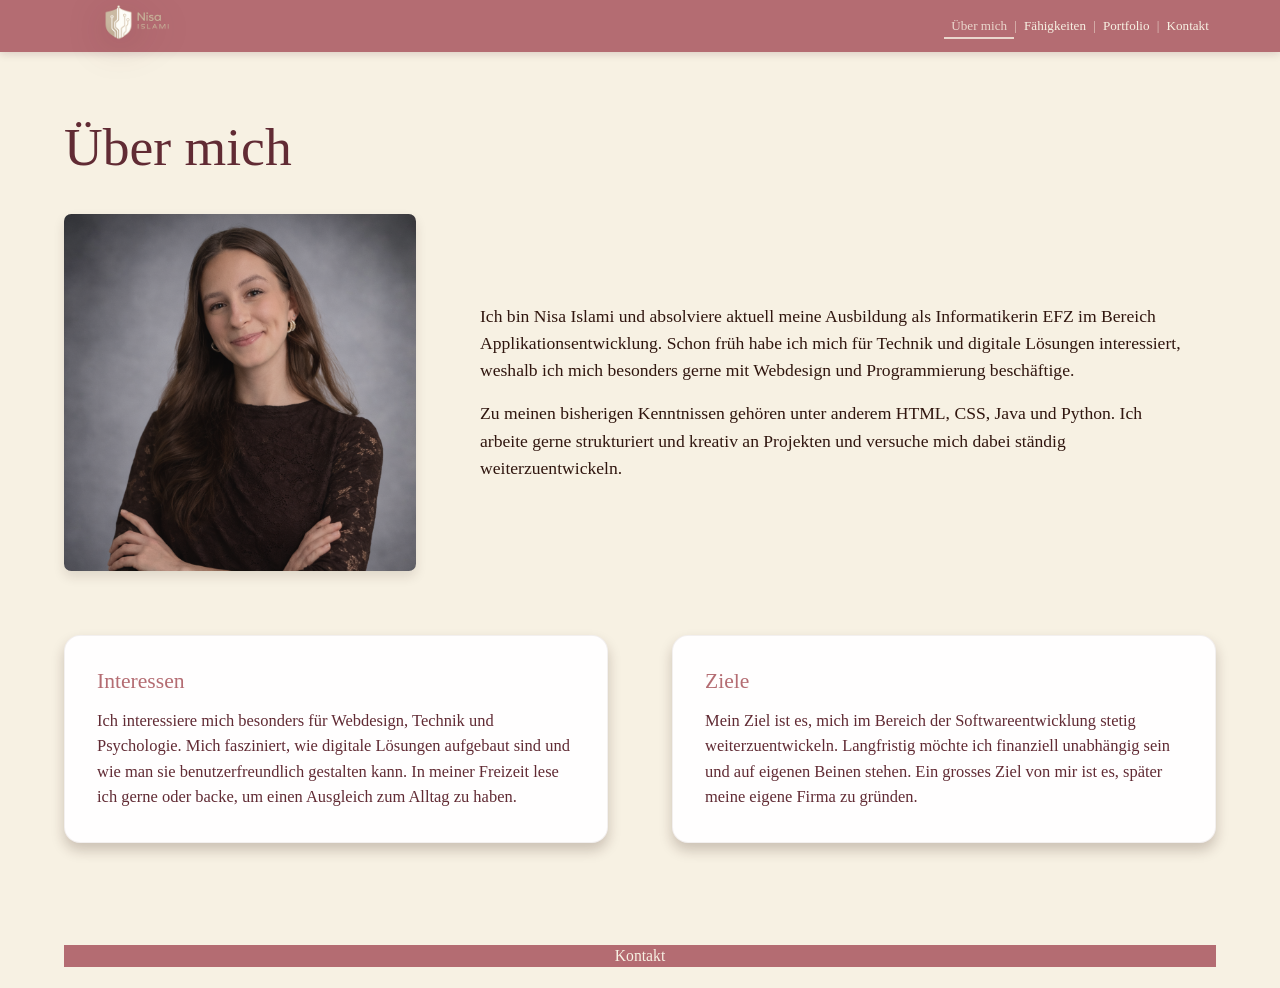
<file: index.html>
<!DOCTYPE html>
<html lang="de">
<head>
  <meta charset="UTF-8">
  <meta name="viewport" content="width=device-width, initial-scale=1.0">
  <meta name="description" content="Portfolio von Nisa Islami - Über mich">
  <title>Über mich | Nisa Islami</title>
  <link rel="stylesheet" href="css/style.css">
</head>
<body>
  <!-- Fixe Hauptnavigation mit CSS-only Burger-Menü -->
  <header class="site-header">
    <nav class="navbar" aria-label="Hauptnavigation">
      <a class="brand" href="index.html" aria-label="Zur Startseite">
        <img class="brand-logo" src="images/logo.png" alt="Nisa Islami Logo" width="1536" height="1024">
      </a>

      <input class="nav-checkbox" type="checkbox" id="nav-toggle" aria-label="Navigation öffnen">
      <label class="nav-burger" for="nav-toggle">
        <span></span>
        <span></span>
        <span></span>
        <span class="sr-only">Menü öffnen</span>
      </label>

      <ul class="nav-links">
        <li><a class="active" href="index.html">Über mich</a></li>
        <li><a href="faehigkeiten.html">Fähigkeiten</a></li>
        <li><a href="portfolio.html">Portfolio</a></li>
        <li><a href="kontakt.html">Kontakt</a></li>
      </ul>
    </nav>
  </header>

  <main class="site-main">
    <!-- Über-mich-Bereich nach der zweispaltigen Mockup-Struktur -->
    <section class="page-section about-section" aria-labelledby="about-title">
      <div class="section-shell">
        <h1 id="about-title">Über mich</h1>

        <div class="about-grid">
          <figure class="profile-frame">
            <img src="images/profile-photo.png" width="357" height="357" alt="Portrait von Nisa Islami">
          </figure>

          <div class="about-copy">
            <p>
              Ich bin Nisa Islami und absolviere aktuell meine Ausbildung als Informatikerin EFZ 
              im Bereich Applikationsentwicklung. Schon früh habe ich mich für Technik und digitale 
              Lösungen interessiert, weshalb ich mich besonders gerne mit Webdesign und Programmierung 
              beschäftige.
            </p>
            <p>
              Zu meinen bisherigen Kenntnissen gehören unter anderem HTML, CSS, Java und Python. 
              Ich arbeite gerne strukturiert und kreativ an Projekten und versuche mich dabei 
              ständig weiterzuentwickeln.
            </p>
          </div>
        </div>

        <div class="info-grid">
          <article class="info-card">
            <h2>Interessen</h2>
            <p>
              Ich interessiere mich besonders für Webdesign, Technik und Psychologie. 
              Mich fasziniert, wie digitale Lösungen aufgebaut sind und wie man sie 
              benutzerfreundlich gestalten kann. In meiner Freizeit lese ich gerne 
              oder backe, um einen Ausgleich zum Alltag zu haben.
            </p>
          </article>

          <article class="info-card">
            <h2>Ziele</h2>
            <p>
              Mein Ziel ist es, mich im Bereich der Softwareentwicklung stetig 
              weiterzuentwickeln. Langfristig möchte 
              ich finanziell unabhängig sein und auf eigenen Beinen stehen. Ein grosses Ziel von mir ist es, 
              später meine eigene Firma zu gründen.
            </p>
          </article>
        </div>
      </div>
    </section>
  </main>

  <!-- Footer auf allen Unterseiten identisch -->
  <footer class="site-footer">
    <p><a href="kontakt.html">Kontakt</a></p>
  </footer>
</body>
</html>
</file>
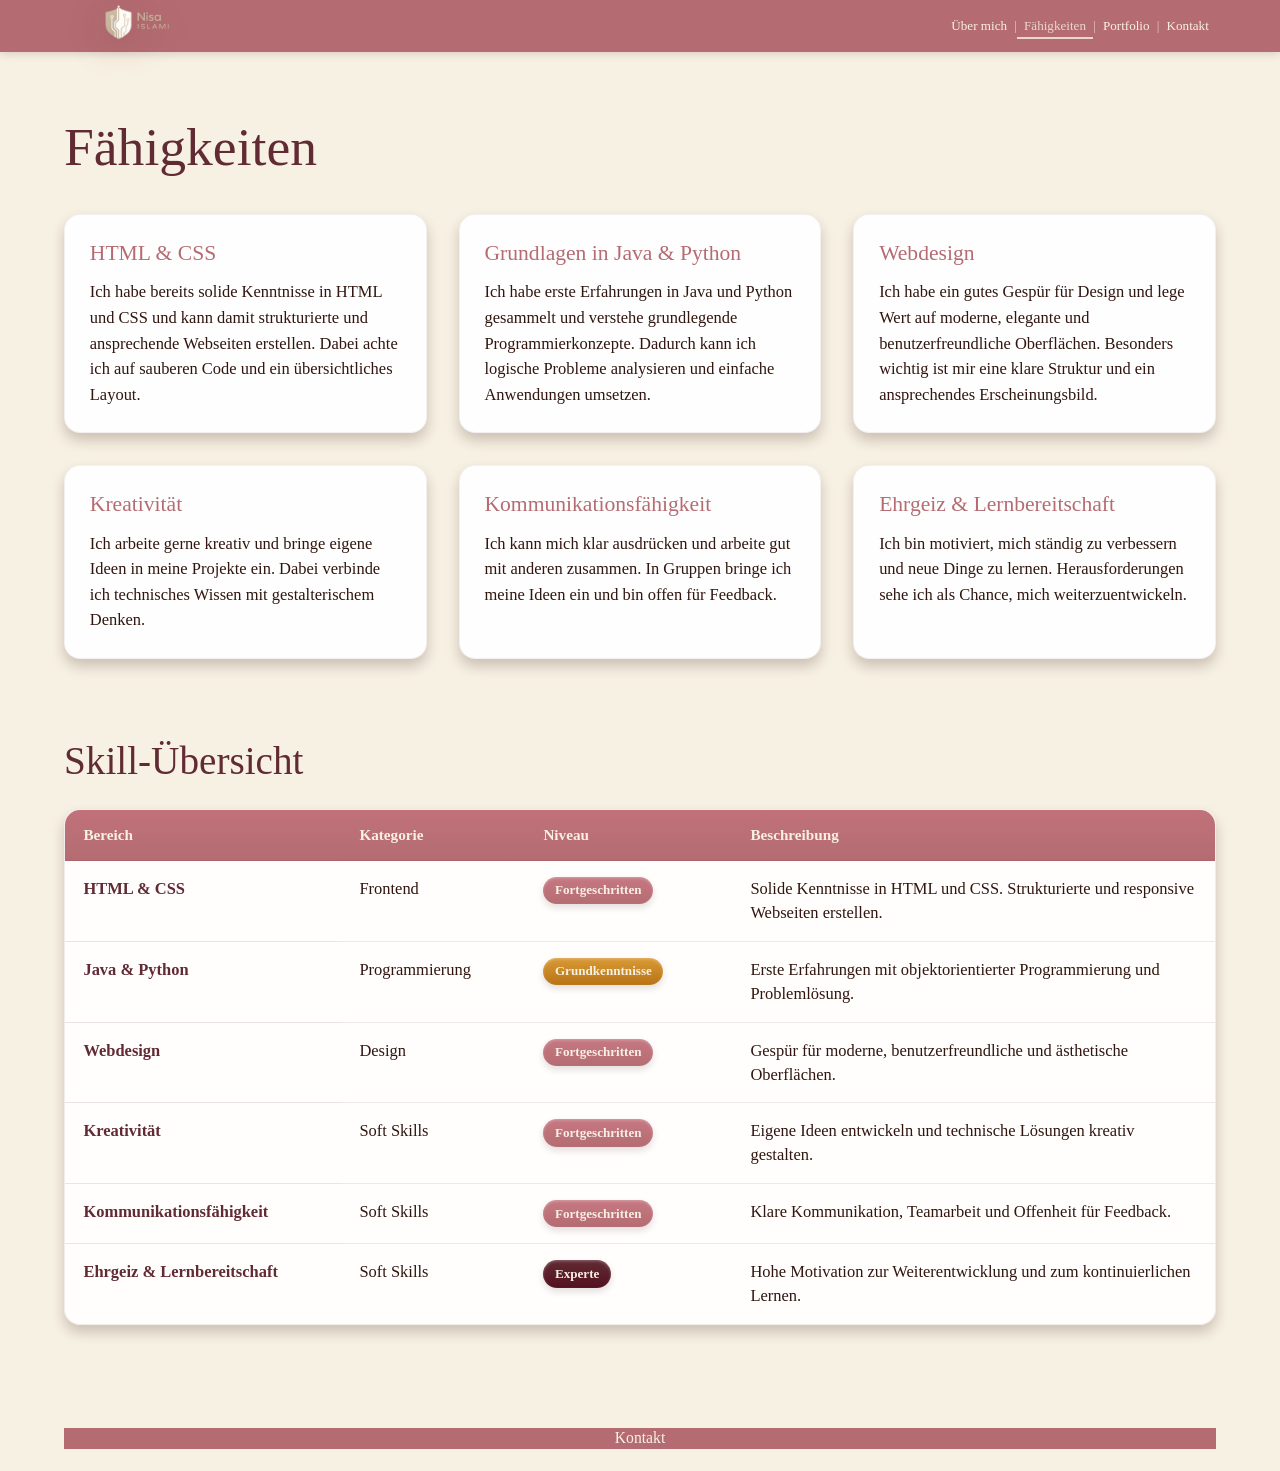
<file: faehigkeiten.html>
<!DOCTYPE html>
<html lang="de">
<head>
  <meta charset="UTF-8">
  <meta name="viewport" content="width=device-width, initial-scale=1.0">
  <meta name="description" content="Portfolio von Nisa Islami - Fähigkeiten">
  <title>Fähigkeiten | Nisa Islami</title>
  <link rel="stylesheet" href="css/style.css">
</head>
<body>
  <!-- Fixe Hauptnavigation mit CSS-only Burger-Menü -->
  <header class="site-header">
    <nav class="navbar" aria-label="Hauptnavigation">
      <a class="brand" href="index.html" aria-label="Zur Startseite">
        <img class="brand-logo" src="images/logo.png" alt="Nisa Islami Logo" width="1536" height="1024">
      </a>

      <input class="nav-checkbox" type="checkbox" id="nav-toggle" aria-label="Navigation öffnen">
      <label class="nav-burger" for="nav-toggle">
        <span></span>
        <span></span>
        <span></span>
        <span class="sr-only">Menü öffnen</span>
      </label>

      <ul class="nav-links">
        <li><a href="index.html">Über mich</a></li>
        <li><a class="active" href="faehigkeiten.html">Fähigkeiten</a></li>
        <li><a href="portfolio.html">Portfolio</a></li>
        <li><a href="kontakt.html">Kontakt</a></li>
      </ul>
    </nav>
  </header>

  <main class="site-main">
    <!-- Responsives 6er-Grid: Desktop 3, Tablet 2, Mobile 1 Spalte -->
    <section class="page-section skills-section" aria-labelledby="skills-title">
      <div class="section-shell">
        <h1 id="skills-title">Fähigkeiten</h1>

        <div class="skills-grid">
          <article class="skill-card">
            <h2>HTML & CSS</h2>
            <p>
              Ich habe bereits solide Kenntnisse in HTML und CSS und kann damit 
              strukturierte und ansprechende Webseiten erstellen. Dabei achte ich 
              auf sauberen Code und ein übersichtliches Layout.
            </p>
          </article>

          <article class="skill-card">
            <h2>Grundlagen in Java & Python</h2>
            <p>  
              Ich habe erste Erfahrungen in Java und Python gesammelt und verstehe 
              grundlegende Programmierkonzepte. Dadurch kann ich logische Probleme 
              analysieren und einfache Anwendungen umsetzen.
            </p>
          </article>

          <article class="skill-card">
            <h2>Webdesign</h2>
            <p>
              Ich habe ein gutes Gespür für Design und lege Wert auf moderne, elegante 
              und benutzerfreundliche Oberflächen. Besonders wichtig ist mir eine klare 
              Struktur und ein ansprechendes Erscheinungsbild.
            </p>
          </article>

          <article class="skill-card">
            <h2>Kreativität</h2>
            <p>
              Ich arbeite gerne kreativ und bringe eigene Ideen in meine Projekte ein. 
              Dabei verbinde ich technisches Wissen mit gestalterischem Denken.
            </p>
          </article>

          <article class="skill-card">
            <h2>Kommunikationsfähigkeit</h2>
            <p>
              Ich kann mich klar ausdrücken und arbeite gut mit anderen zusammen. 
              In Gruppen bringe ich meine Ideen ein und bin offen für Feedback.
            </p>
          </article>

          <article class="skill-card">
            <h2>Ehrgeiz & Lernbereitschaft</h2>
            <p>
              Ich bin motiviert, mich ständig zu verbessern und neue Dinge zu lernen. 
              Herausforderungen sehe ich als Chance, mich weiterzuentwickeln.
            </p>
          </article>
        </div>

        <section class="skill-overview" aria-labelledby="skill-overview-title">
          <h2 id="skill-overview-title">Skill-Übersicht</h2>

          <div class="skill-matrix">
            <table class="skill-table">
              <thead>
                <tr>
                  <th scope="col">Bereich</th>
                  <th scope="col">Kategorie</th>
                  <th scope="col">Niveau</th>
                  <th scope="col">Beschreibung</th>
                </tr>
              </thead>
              <tbody>
                <tr>
                  <td data-label="Bereich">HTML &amp; CSS</td>
                  <td data-label="Kategorie">Frontend</td>
                  <td data-label="Niveau">
                    <span class="skill-level-badge skill-level-badge-advanced">Fortgeschritten</span>
                  </td>
                  <td data-label="Beschreibung">Solide Kenntnisse in HTML und CSS. Strukturierte und responsive Webseiten erstellen.</td>
                </tr>
                <tr>
                  <td data-label="Bereich">Java &amp; Python</td>
                  <td data-label="Kategorie">Programmierung</td>
                  <td data-label="Niveau">
                    <span class="skill-level-badge skill-level-badge-basic">Grundkenntnisse</span>
                  </td>
                  <td data-label="Beschreibung">Erste Erfahrungen mit objektorientierter Programmierung und Problemlösung.</td>
                </tr>
                <tr>
                  <td data-label="Bereich">Webdesign</td>
                  <td data-label="Kategorie">Design</td>
                  <td data-label="Niveau">
                    <span class="skill-level-badge skill-level-badge-advanced">Fortgeschritten</span>
                  </td>
                  <td data-label="Beschreibung">Gespür für moderne, benutzerfreundliche und ästhetische Oberflächen.</td>
                </tr>
                <tr>
                  <td data-label="Bereich">Kreativität</td>
                  <td data-label="Kategorie">Soft Skills</td>
                  <td data-label="Niveau">
                    <span class="skill-level-badge skill-level-badge-advanced">Fortgeschritten</span>
                  </td>
                  <td data-label="Beschreibung">Eigene Ideen entwickeln und technische Lösungen kreativ gestalten.</td>
                </tr>
                <tr>
                  <td data-label="Bereich">Kommunikationsfähigkeit</td>
                  <td data-label="Kategorie">Soft Skills</td>
                  <td data-label="Niveau">
                    <span class="skill-level-badge skill-level-badge-advanced">Fortgeschritten</span>
                  </td>
                  <td data-label="Beschreibung">Klare Kommunikation, Teamarbeit und Offenheit für Feedback.</td>
                </tr>
                <tr>
                  <td data-label="Bereich">Ehrgeiz &amp; Lernbereitschaft</td>
                  <td data-label="Kategorie">Soft Skills</td>
                  <td data-label="Niveau">
                    <span class="skill-level-badge skill-level-badge-expert">Experte</span>
                  </td>
                  <td data-label="Beschreibung">Hohe Motivation zur Weiterentwicklung und zum kontinuierlichen Lernen.</td>
                </tr>
              </tbody>
            </table>
          </div>
        </section>
      </div>
    </section>
  </main>

  <!-- Footer auf allen Unterseiten identisch -->
  <footer class="site-footer">
    <p><a href="kontakt.html">Kontakt</a></p>
  </footer>
</body>
</html>
</file>
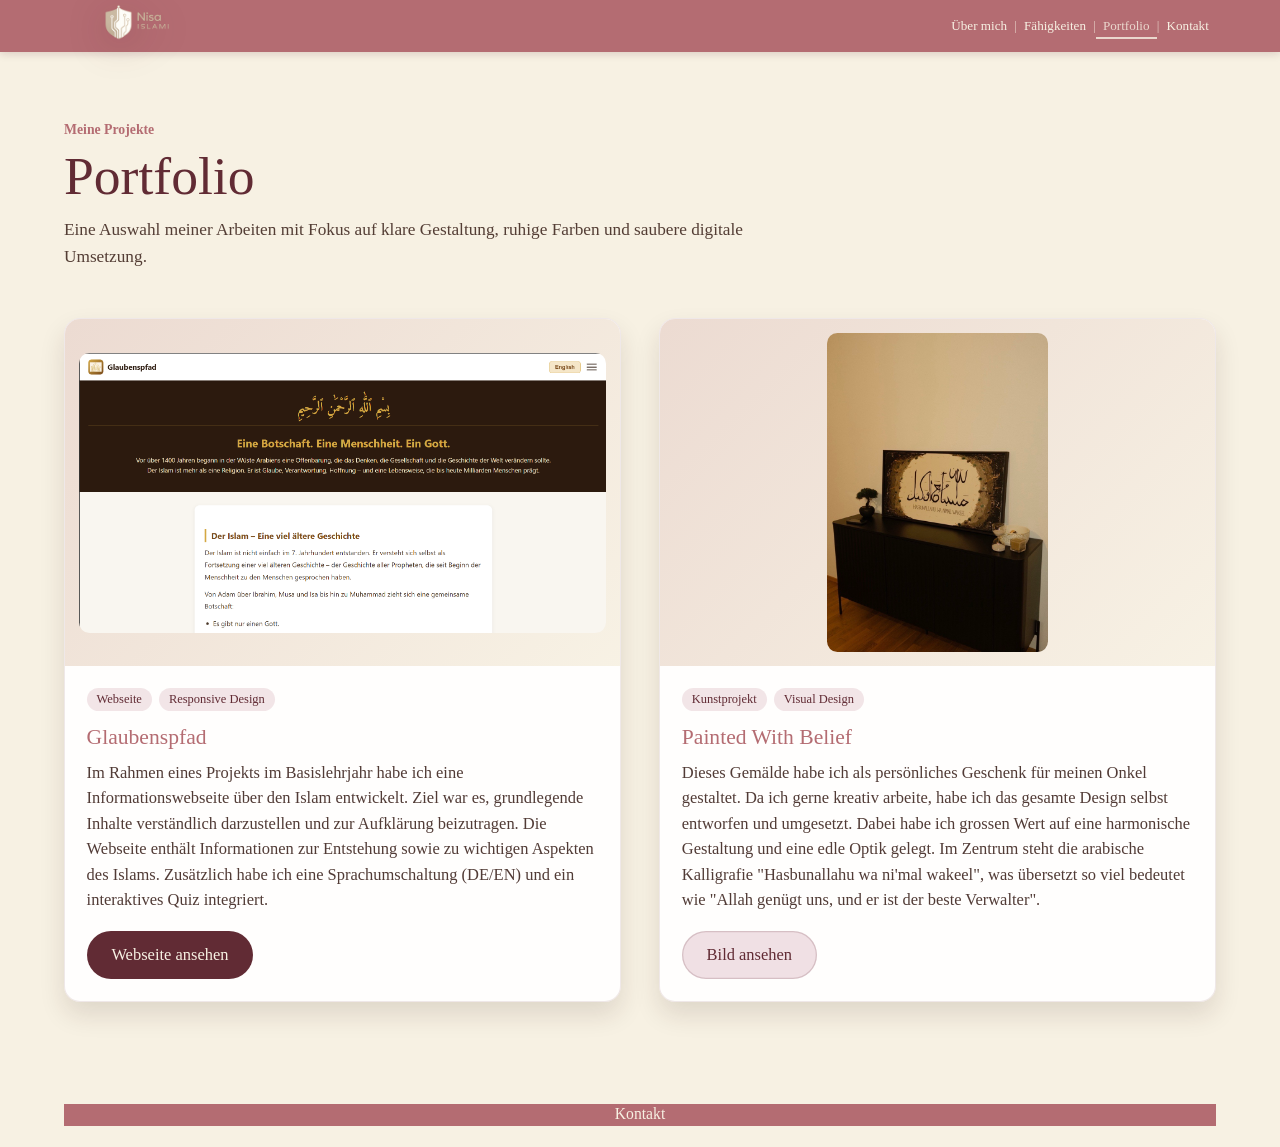
<file: portfolio.html>
<!DOCTYPE html>
<html lang="de">
<head>
  <meta charset="UTF-8">
  <meta name="viewport" content="width=device-width, initial-scale=1.0">
  <meta name="description" content="Portfolio von Nisa Islami - Projekte">
  <title>Portfolio | Nisa Islami</title>
  <link rel="stylesheet" href="css/style.css">
</head>
<body>
  <!-- Fixe Hauptnavigation mit CSS-only Burger-Menü -->
  <header class="site-header">
    <nav class="navbar" aria-label="Hauptnavigation">
      <a class="brand" href="index.html" aria-label="Zur Startseite">
        <img class="brand-logo" src="images/logo.png" alt="Nisa Islami Logo" width="1536" height="1024">
      </a>

      <input class="nav-checkbox" type="checkbox" id="nav-toggle" aria-label="Navigation öffnen">
      <label class="nav-burger" for="nav-toggle">
        <span></span>
        <span></span>
        <span></span>
        <span class="sr-only">Menü öffnen</span>
      </label>

      <ul class="nav-links">
        <li><a href="index.html">Über mich</a></li>
        <li><a href="faehigkeiten.html">Fähigkeiten</a></li>
        <li><a class="active" href="portfolio.html">Portfolio</a></li>
        <li><a href="kontakt.html">Kontakt</a></li>
      </ul>
    </nav>
  </header>

  <main class="site-main">
    <!-- Moderne Projektübersicht mit den bereitgestellten Medien -->
    <section class="page-section portfolio-section" aria-labelledby="portfolio-title">
      <div class="section-shell">
        <div class="page-heading">
          <p class="section-kicker">Meine Projekte</p>
          <h1 id="portfolio-title">Portfolio</h1>
          <p>
            Eine Auswahl meiner Arbeiten mit Fokus auf klare Gestaltung,
            ruhige Farben und saubere digitale Umsetzung.
          </p>
        </div>

        <div class="portfolio-grid portfolio-grid-modern">
          <article class="project-card project-card-modern project-card-featured">
            <a class="project-image-link" href="https://sislan.bbc-projects.ch" target="_blank" rel="noopener noreferrer" aria-label="Glaubenspfad Webseite öffnen">
              <img class="project-image" src="images/screenshot-glaubenspfad.png" width="1885" height="1000" alt="Screenshot der Website Glaubenspfad">
            </a>

            <div class="project-content">
              <div class="project-meta">
                <span>Webseite</span>
                <span>Responsive Design</span>
              </div>

              <h2>Glaubenspfad</h2>
              <p>
                Im Rahmen eines Projekts im Basislehrjahr habe ich eine Informationswebseite 
                über den Islam entwickelt. Ziel war es, grundlegende Inhalte verständlich darzustellen 
                und zur Aufklärung beizutragen.

                Die Webseite enthält Informationen zur Entstehung sowie zu wichtigen Aspekten des Islams. 
                Zusätzlich habe ich eine Sprachumschaltung (DE/EN) und ein interaktives Quiz integriert.


              </p>

              <a class="button project-button" href="https://sislan.bbc-projects.ch" target="_blank" rel="noopener noreferrer">
                Webseite ansehen
              </a>
            </div>
          </article>

          <article class="project-card project-card-modern">
            <a class="project-image-link project-image-link-portrait" href="images/painted-with-belief.jpg" target="_blank" rel="noopener noreferrer" aria-label="Painted With Belief Bild öffnen">
              <img class="project-image project-image-portrait" src="images/painted-with-belief.jpg" width="712" height="1024" alt="Kunstprojekt Painted With Belief">
            </a>

            <div class="project-content">
              <div class="project-meta">
                <span>Kunstprojekt</span>
                <span>Visual Design</span>
              </div>

              <h2>Painted With Belief</h2>
              <p>
              Dieses Gemälde habe ich als persönliches Geschenk für meinen Onkel gestaltet. 
              Da ich gerne kreativ arbeite, habe ich das gesamte Design selbst entworfen und umgesetzt. 

              Dabei habe ich grossen Wert auf eine harmonische Gestaltung und eine edle Optik gelegt. 
              Im Zentrum steht die arabische Kalligrafie "Hasbunallahu wa ni'mal wakeel", was übersetzt 
              so viel bedeutet wie "Allah genügt uns, und er ist der beste Verwalter".
              </p>

              <a class="button button-secondary project-button" href="images/painted-with-belief.jpg" target="_blank" rel="noopener noreferrer">
                Bild ansehen
              </a>
            </div>
          </article>
        </div>
      </div>
    </section>
  </main>

  <!-- Footer auf allen Unterseiten identisch -->
  <footer class="site-footer">
    <p><a href="kontakt.html">Kontakt</a></p>
  </footer>
</body>
</html>
</file>
<file: css/style.css>
/* =========================================================
   Basis: Farbpalette und Typografie aus dem Konzeptbild
   ========================================================= */
:root {
  --color-bg: #f7f1e3;
  --color-nav: #ead7cd;
  --color-accent: #e4c9d0;
  --color-secondary: #b46c72;
  --color-button: #612b34;
  --color-footer: #54111f;
  --color-text: #30160f;
  --color-surface: #fffefe;
  --color-background: var(--color-bg);
  --color-primary: var(--color-secondary);
  --color-primary-dark: var(--color-button);
  --color-primary-deep: var(--color-footer);
  --color-text-muted: rgba(48, 22, 15, 0.82);
  --color-text-soft: rgba(48, 22, 15, 0.84);
  --color-shadow: rgba(48, 22, 15, 0.22);
  --color-shadow-soft: rgba(48, 22, 15, 0.16);
  --color-shadow-light: rgba(48, 22, 15, 0.12);
  --color-shadow-panel: rgba(48, 22, 15, 0.13);
  --color-shadow-form: rgba(48, 22, 15, 0.28);
  --color-header-shadow: rgba(84, 17, 31, 0.16);
  --color-logo-shadow: rgba(84, 17, 31, 0.22);
  --color-border-soft: rgba(48, 22, 15, 0.06);
  --color-border-media: rgba(48, 22, 15, 0.1);
  --color-primary-border-subtle: rgba(97, 43, 52, 0.08);
  --color-primary-border-soft: rgba(97, 43, 52, 0.1);
  --color-primary-border-quiet: rgba(97, 43, 52, 0.12);
  --color-primary-border-faint: rgba(97, 43, 52, 0.18);
  --color-input-border: rgba(97, 43, 52, 0.42);
  --color-surface-card: rgba(255, 254, 254, 0.96);
  --color-surface-card-solid: rgba(255, 254, 254, 1);
  --color-surface-panel: rgba(255, 254, 254, 0.94);
  --color-surface-video: rgba(255, 254, 254, 0.76);
  --color-surface-border-strong: rgba(255, 254, 254, 0.32);
  --color-accent-hover: rgba(228, 201, 208, 0.7);
  --color-accent-row: rgba(228, 201, 208, 0.24);
  --color-accent-chip: rgba(228, 201, 208, 0.48);
  --color-accent-button: rgba(228, 201, 208, 0.55);
  --color-nav-separator: rgba(247, 241, 227, 0.7);
  --color-badge-highlight: rgba(255, 255, 255, 0.28);
  --color-badge-shadow: rgba(48, 22, 15, 0.14);
  --color-level-basic-start: #d99a35;
  --color-level-basic-end: #b87316;
  --color-level-advanced-start: #c77882;
  --color-table-head-start: #c1717a;
  --gradient-project-media: linear-gradient(135deg, rgba(234, 215, 205, 0.9), rgba(247, 241, 227, 0.95));
  --gradient-level-basic: linear-gradient(180deg, var(--color-level-basic-start) 0%, var(--color-level-basic-end) 100%);
  --gradient-level-advanced: linear-gradient(180deg, var(--color-level-advanced-start) 0%, var(--color-secondary) 100%);
  --gradient-level-expert: linear-gradient(180deg, var(--color-button) 0%, var(--color-footer) 100%);
  --gradient-table-head: linear-gradient(180deg, var(--color-table-head-start) 0%, var(--color-secondary) 100%);

  --shadow-card: 0 0.45rem 0.8rem var(--color-shadow);
  --shadow-soft: 0 1rem 2rem var(--color-shadow-soft);
  --shadow-header: 0 0.12rem 0.5rem var(--color-header-shadow);
  --shadow-logo: drop-shadow(0 0.2rem 0.55rem var(--color-logo-shadow));
  --shadow-image: 0 0.35rem 0.75rem var(--color-shadow-light);
  --shadow-project: 0 0.8rem 1.6rem var(--color-shadow-light);
  --shadow-panel: 0 1rem 2rem var(--color-shadow-panel);
  --shadow-form: 0 1rem 2rem var(--color-shadow-form);
  --shadow-badge: inset 0 0.08rem 0.18rem var(--color-badge-highlight), 0 0.22rem 0.45rem var(--color-badge-shadow);

  --radius-card: 1rem;
  --radius-small: 0.45rem;
  --radius-media: 0.65rem;
  --radius-inner: calc(var(--radius-card) - 0.25rem);
  --radius-pill: 999rem;
  --radius-control: 0.35rem;
  --transition-fast: 0.2s ease;
  --transition-standard: 0.22s ease;
  --transition-medium: 0.25s ease;
  --transition-slow: 0.3s ease;
  --transition-image: 0.28s ease;
  --font-body: clamp(1rem, 0.98rem + 0.1vw, 1.03rem);
  --font-h1: clamp(2.35rem, 5vw, 3.35rem);
  --font-h2: clamp(1.22rem, 1.1rem + 0.5vw, 1.35rem);
  --font-small: clamp(0.9rem, 0.86rem + 0.2vw, 0.95rem);
  --font-kicker: clamp(0.82rem, 0.78rem + 0.18vw, 0.86rem);
  --font-meta: clamp(0.76rem, 0.72rem + 0.18vw, 0.82rem);
  --font-caption: clamp(0.72rem, 0.7rem + 0.18vw, 0.78rem);
  --font-tiny: clamp(0.68rem, 0.66rem + 0.16vw, 0.72rem);
  --font-intro: clamp(1rem, 0.95rem + 0.25vw, 1.08rem);
  --font-copy-large: clamp(1.02rem, 0.98rem + 0.24vw, 1.1rem);
  --font-footer: clamp(0.9rem, 0.86rem + 0.22vw, 0.98rem);
  --site-width: 72rem;
  --header-height: 3.45rem;
}

*,
*::before,
*::after {
  box-sizing: border-box;
}

html {
  scroll-behavior: smooth;
}

body {
  display: flex;
  min-height: 100vh;
  margin: 0;
  flex-direction: column;
  color: var(--color-text);
  background: var(--color-bg);
  font-family: "Kaisei Tokumin", "Yu Mincho", "Hiragino Mincho ProN", "Times New Roman", Georgia, serif;
  font-size: var(--font-body);
  line-height: 1.55;
  letter-spacing: 0;
}

img,
video {
  display: block;
  max-width: 100%;
}

a {
  color: inherit;
  text-decoration: none;
}

h1,
h2,
p {
  margin-top: 0;
}

h1 {
  margin-bottom: 2rem;
  color: var(--color-button);
  font-size: var(--font-h1);
  font-weight: 500;
  line-height: 1.05;
}

h2 {
  margin-bottom: 0.8rem;
  color: var(--color-secondary);
  font-size: var(--font-h2);
  font-weight: 500;
  line-height: 1.25;
}

p {
  margin-bottom: 1rem;
}

.sr-only {
  position: absolute;
  width: 1px;
  height: 1px;
  padding: 0;
  overflow: hidden;
  clip: rect(0, 0, 0, 0);
  white-space: nowrap;
  border: 0;
}

/* =========================================================
   Fixe Navigation mit reinem CSS-Burger
   ========================================================= */
.site-header {
  position: fixed;
  top: 0;
  left: 0;
  z-index: 20;
  width: 100%;
  background: var(--color-secondary);
  box-shadow: var(--shadow-header);
}

.navbar {
  position: relative;
  display: flex;
  width: min(100% - 1.5rem, var(--site-width));
  min-height: var(--header-height);
  margin: 0 auto;
  align-items: center;
  justify-content: space-between;
  gap: 1rem;
}

.brand {
  display: inline-flex;
  flex: 0 0 auto;
  align-items: center;
  color: var(--color-bg);
  font-size: var(--font-small);
  font-weight: 500;
}

.brand-logo {
  width: auto;
  height: clamp(2.55rem, calc(var(--header-height) - 0.2rem), 3.15rem);
  max-width: min(12rem, 46vw);
  object-fit: contain;
  transform: translateX(-0.18rem) scale(2.2);
  transform-origin: left center;
  filter: var(--shadow-logo);
}

.nav-checkbox {
  position: absolute;
  opacity: 0;
  pointer-events: none;
}

.nav-burger {
  display: flex;
  width: 2.55rem;
  height: 2.55rem;
  flex-direction: column;
  align-items: center;
  justify-content: center;
  gap: 0.32rem;
  cursor: pointer;
}

.nav-burger span:not(.sr-only) {
  display: block;
  width: 1.45rem;
  height: 0.12rem;
  background: var(--color-bg);
  border-radius: var(--radius-pill);
  transition: transform var(--transition-medium), opacity var(--transition-medium);
}

.nav-links {
  position: absolute;
  top: calc(100% + 0.05rem);
  right: 0;
  left: 0;
  display: grid;
  max-height: 0;
  margin: 0;
  padding: 0;
  overflow: hidden;
  list-style: none;
  background: var(--color-nav);
  border-radius: 0 0 var(--radius-card) var(--radius-card);
  box-shadow: var(--shadow-card);
  transition: max-height var(--transition-slow), padding var(--transition-slow);
}

.nav-links a {
  display: block;
  padding: 0.78rem 1rem;
  color: var(--color-text);
  font-size: var(--font-small);
  line-height: 1.2;
  transition: color var(--transition-fast), background-color var(--transition-fast);
}

.nav-links a:hover,
.nav-links a:focus-visible,
.nav-links a.active {
  color: var(--color-button);
  background: var(--color-accent-hover);
}

.nav-checkbox:checked ~ .nav-links {
  max-height: 18rem;
  padding: 0.45rem 0 0.65rem;
}

.nav-checkbox:checked + .nav-burger span:nth-child(1) {
  transform: translateY(0.62rem) rotate(45deg);
}

.nav-checkbox:checked + .nav-burger span:nth-child(2) {
  opacity: 0;
}

.nav-checkbox:checked + .nav-burger span:nth-child(3) {
  transform: translateY(-0.62rem) rotate(-45deg);
}

/* =========================================================
   Gemeinsames Seitenlayout
   ========================================================= */
.site-main {
  flex: 1;
  padding-top: var(--header-height);
}

.page-section {
  padding: clamp(2.6rem, 7vw, 4.8rem) 0 clamp(3.3rem, 8vw, 5.2rem);
}

.section-shell {
  width: min(100% - 2rem, var(--site-width));
  margin: 0 auto;
}

.page-subtitle {
  margin-top: -1.45rem;
  margin-bottom: 2rem;
  color: var(--color-button);
  font-size: var(--font-small);
}

.page-heading {
  max-width: 43rem;
  margin-bottom: clamp(2rem, 5vw, 3rem);
}

.page-heading h1 {
  margin-bottom: 0.8rem;
}

.page-heading p:last-child {
  margin-bottom: 0;
  color: var(--color-text-muted);
  font-size: var(--font-intro);
}

.section-kicker {
  margin-bottom: 0.45rem;
  color: var(--color-secondary);
  font-size: var(--font-kicker);
  font-weight: 600;
  letter-spacing: 0;
}

/* =========================================================
   Über mich
   ========================================================= */
.about-grid,
.contact-grid {
  display: grid;
  grid-template-columns: minmax(0, 1fr);
  gap: 2rem;
  align-items: center;
}

.about-copy,
.contact-form,
.info-card,
.skill-card,
.project-card {
  min-width: 0;
}

.profile-frame {
  margin: 0;
}

.profile-frame img {
  width: min(100%, 22rem);
  aspect-ratio: 1;
  object-fit: cover;
  background: var(--color-nav);
  border-radius: var(--radius-small);
  box-shadow: var(--shadow-image);
}

.about-copy {
  max-width: 44rem;
  font-size: var(--font-copy-large);
  overflow-wrap: break-word;
  hyphens: auto;
}

.about-copy p:last-child {
  margin-bottom: 0;
}

.info-grid,
.skills-grid,
.portfolio-grid {
  display: grid;
  gap: 1.6rem;
}

.info-grid {
  margin-top: 3rem;
}

.info-card,
.skill-card,
.project-card,
.contact-form {
  background: var(--color-surface);
  border: 0.06rem solid var(--color-border-soft);
  border-radius: var(--radius-card);
  box-shadow: var(--shadow-card);
}

.info-card {
  padding: 1.8rem;
}

.info-card p,
.skill-card p,
.project-card p {
  margin-bottom: 0;
}

.info-card p {
  color: var(--color-button);
}

/* =========================================================
   Fähigkeiten
   ========================================================= */
.skills-grid {
  grid-template-columns: 1fr;
}

.skill-card {
  min-height: 11.5rem;
  padding: 1.55rem;
  transition: transform var(--transition-standard), box-shadow var(--transition-standard);
}

.skill-card:hover,
.skill-card:focus-within {
  transform: translateY(-0.25rem);
  box-shadow: var(--shadow-soft);
}

.skill-overview {
  margin-top: clamp(3rem, 7vw, 5rem);
}

.skill-overview h2 {
  margin-bottom: clamp(1.2rem, 3vw, 1.7rem);
  color: var(--color-button);
  font-size: clamp(1.75rem, 4vw, 2.45rem);
  font-weight: 500;
  line-height: 1.1;
}

.skill-matrix {
  overflow: visible;
}

.skill-table {
  display: block;
  width: 100%;
  border-collapse: collapse;
}

.skill-table thead {
  display: none;
}

.skill-table tbody {
  display: grid;
  gap: 1rem;
}

.skill-table tr {
  display: block;
  padding: 1.1rem;
  background: var(--color-surface-card);
  border: 0.06rem solid var(--color-primary-border-subtle);
  border-radius: var(--radius-card);
  box-shadow: var(--shadow-card);
  transition: transform var(--transition-standard), box-shadow var(--transition-standard), background-color var(--transition-standard);
}

.skill-table tbody tr:hover {
  background: var(--color-surface-card-solid);
  box-shadow: var(--shadow-soft);
  transform: translateY(-0.18rem);
}

.skill-table td {
  display: grid;
  grid-template-columns: minmax(7.4rem, 0.4fr) minmax(0, 1fr);
  gap: 0.8rem;
  padding: 0.62rem 0;
  color: var(--color-text);
  line-height: 1.45;
  overflow-wrap: break-word;
  vertical-align: top;
}

.skill-table td + td {
  border-top: 0.06rem solid var(--color-primary-border-soft);
}

.skill-table td::before {
  content: attr(data-label);
  color: var(--color-secondary);
  font-size: var(--font-kicker);
  font-weight: 600;
}

.skill-table td:first-child {
  color: var(--color-button);
  font-weight: 600;
}

.skill-level-badge {
  display: inline-flex;
  width: fit-content;
  min-height: 1.7rem;
  padding: 0.32rem 0.72rem;
  align-items: center;
  justify-content: center;
  color: var(--color-bg);
  border-radius: var(--radius-pill);
  box-shadow: var(--shadow-badge);
  font-size: var(--font-meta);
  font-weight: 600;
  line-height: 1.1;
  white-space: nowrap;
}

.skill-level-badge-basic {
  background: var(--gradient-level-basic);
}

.skill-level-badge-advanced {
  background: var(--gradient-level-advanced);
}

.skill-level-badge-expert {
  background: var(--gradient-level-expert);
}

@media (min-width: 58rem) {
  .skill-matrix {
    overflow: hidden;
    background: var(--color-surface-card);
    border: 0.06rem solid var(--color-primary-border-subtle);
    border-radius: var(--radius-card);
    box-shadow: var(--shadow-card);
  }

  .skill-table {
    display: table;
    table-layout: fixed;
  }

  .skill-table thead {
    display: table-header-group;
    color: var(--color-bg);
    background: var(--gradient-table-head);
  }

  .skill-table tbody {
    display: table-row-group;
  }

  .skill-table tr {
    display: table-row;
    padding: 0;
    background: transparent;
    border: 0;
    border-radius: 0;
    box-shadow: none;
    transform: none;
  }

  .skill-table tbody tr {
    transition: background-color var(--transition-standard);
  }

  .skill-table tbody tr:hover {
    background: var(--color-accent-row);
    box-shadow: none;
    transform: none;
  }

  .skill-table th,
  .skill-table td {
    display: table-cell;
    padding: 1rem 1.15rem;
    border-top: 0.06rem solid var(--color-primary-border-quiet);
    text-align: left;
  }

  .skill-table th {
    border-top: 0;
    font-size: var(--font-small);
    font-weight: 600;
    line-height: 1.2;
  }

  .skill-table td::before {
    content: none;
  }

  .skill-table th:nth-child(1),
  .skill-table td:nth-child(1) {
    width: 24%;
  }

  .skill-table th:nth-child(2),
  .skill-table td:nth-child(2) {
    width: 16%;
  }

  .skill-table th:nth-child(3),
  .skill-table td:nth-child(3) {
    width: 18%;
  }

  .skill-table th:nth-child(4),
  .skill-table td:nth-child(4) {
    width: 42%;
  }
}

/* =========================================================
   Portfolio und Video
   ========================================================= */
.portfolio-grid {
  margin-top: 1rem;
}

.project-card {
  display: flex;
  flex-direction: column;
  overflow: hidden;
  transition: transform var(--transition-medium), box-shadow var(--transition-medium);
}

.project-card:hover,
.project-card:focus-within {
  transform: translateY(-0.35rem);
  box-shadow: var(--shadow-soft);
}

.project-card img {
  width: 100%;
  aspect-ratio: 16 / 10;
  object-fit: cover;
  background: var(--color-nav);
}

.project-content {
  display: flex;
  flex: 1;
  flex-direction: column;
  padding: 1.35rem;
}

.project-content h2 {
  margin-bottom: 0.55rem;
}

.project-content p {
  color: var(--color-text-soft);
}

.portfolio-grid-modern {
  align-items: stretch;
  gap: clamp(1.5rem, 4vw, 2.4rem);
  margin-top: 0;
}

.project-card-modern {
  background: var(--color-surface-panel);
  border: 0.06rem solid var(--color-primary-border-soft);
  box-shadow: var(--shadow-project);
}

.project-image-link {
  display: grid;
  aspect-ratio: 16 / 10;
  padding: 0.85rem;
  place-items: center;
  overflow: hidden;
  background: var(--gradient-project-media);
}

.project-card-modern .project-image {
  aspect-ratio: auto;
  object-fit: contain;
  border-radius: var(--radius-media);
  background: transparent;
  transition: transform var(--transition-image);
}

.project-card-modern .project-image:not(.project-image-portrait) {
  width: 100%;
  height: auto;
  max-height: 100%;
}

.project-card-modern .project-image-portrait {
  width: 42%;
  height: auto;
  max-width: 100%;
}

.project-card-modern:hover .project-image,
.project-card-modern:focus-within .project-image {
  transform: scale(1.018);
}

.project-meta {
  display: flex;
  flex-wrap: wrap;
  gap: 0.45rem;
  margin-bottom: 0.8rem;
}

.project-meta span {
  padding: 0.26rem 0.62rem;
  color: var(--color-button);
  background: var(--color-accent-chip);
  border-radius: var(--radius-pill);
  font-size: var(--font-caption);
  line-height: 1.2;
}

.project-button {
  width: fit-content;
  min-height: 2.55rem;
  margin-top: 1.15rem;
  padding-inline: 1.25rem;
  font-size: var(--font-small);
}

.media-section {
  display: grid;
  gap: 1.35rem;
  margin-top: 3.2rem;
  align-items: center;
}

.media-copy .page-subtitle {
  margin-top: 0;
  margin-bottom: 0.4rem;
}

.portfolio-video {
  width: 100%;
  overflow: hidden;
  background: var(--color-nav);
  border: 0.08rem solid var(--color-border-media);
  border-radius: var(--radius-card);
  box-shadow: var(--shadow-card);
}

/* =========================================================
   Kontaktformular
   ========================================================= */
.contact-section {
  min-height: calc(100vh - var(--header-height));
  background: var(--color-bg);
}

.contact-section .page-heading h1 {
  color: var(--color-button);
}

.contact-section .page-heading p:last-child {
  color: var(--color-text-muted);
}

.contact-section .section-kicker {
  color: var(--color-secondary);
}

.contact-layout {
  display: grid;
  gap: clamp(1.4rem, 4vw, 2.6rem);
  align-items: start;
}

.contact-layout-two-column {
  align-items: center;
}

.contact-video-panel {
  display: flex;
  width: min(100%, 20rem);
  margin: 0 auto;
  overflow: hidden;
  background: var(--color-surface-video);
  border: 0.06rem solid var(--color-primary-border-soft);
  border-radius: var(--radius-card);
  box-shadow: var(--shadow-panel);
}

.contact-side-video {
  width: 100%;
  flex: 1;
  aspect-ratio: 3 / 5;
  object-fit: cover;
  background: var(--color-nav);
}

.contact-form {
  padding: 1.6rem;
}

.contact-form-modern {
  background: var(--color-surface-panel);
  border: 0.06rem solid var(--color-surface-border-strong);
  box-shadow: var(--shadow-form);
  backdrop-filter: blur(0.55rem);
}

.form-heading {
  margin-bottom: clamp(1.4rem, 3vw, 2.2rem);
}

.form-heading h2 {
  margin-bottom: 0;
  color: var(--color-text);
  font-size: clamp(1.55rem, 3vw, 2rem);
  line-height: 1.1;
}

.contact-intro-grid {
  display: grid;
  gap: 1.55rem 2rem;
  margin-bottom: clamp(1.6rem, 4vw, 2.3rem);
}

.contact-info-group h3 {
  margin: 0 0 0.22rem;
  color: var(--color-button);
  font-size: clamp(1.45rem, 3vw, 1.9rem);
  font-weight: 500;
  line-height: 1.08;
}

.contact-info-group p,
.contact-info-group address {
  margin: 0;
  color: var(--color-text);
  font-size: clamp(1.05rem, 2vw, 1.28rem);
  font-style: normal;
  line-height: 1.32;
}

.contact-address {
  align-self: start;
}

.social-panel {
  margin-bottom: clamp(1.3rem, 3vw, 1.8rem);
  padding: clamp(0.95rem, 2vw, 1.2rem);
  background: var(--color-accent-button);
  border: 0.06rem solid var(--color-primary-border-subtle);
  border-radius: var(--radius-inner);
}

.social-panel h3 {
  margin: 0 0 0.85rem;
  color: var(--color-button);
  font-size: var(--font-h2);
  font-weight: 500;
  line-height: 1.2;
}

.social-links {
  display: grid;
  gap: 0.7rem;
  margin: 0;
  padding: 0;
  list-style: none;
}

.social-links a {
  display: flex;
  min-width: 0;
  min-height: 2.8rem;
  padding: 0.62rem 0.75rem;
  align-items: center;
  gap: 0.72rem;
  color: var(--color-text);
  background: var(--color-surface-panel);
  border: 0.06rem solid var(--color-primary-border-subtle);
  border-radius: var(--radius-small);
  line-height: 1.2;
  transition: color var(--transition-fast), box-shadow var(--transition-fast), transform var(--transition-fast);
}

.social-links a:hover,
.social-links a:focus-visible {
  color: var(--color-button);
  box-shadow: var(--shadow-image);
  transform: translateY(-0.08rem);
  outline: none;
}

.social-link-icon {
  display: grid;
  width: 2.1rem;
  height: 2.1rem;
  flex: 0 0 auto;
  place-items: center;
  color: var(--color-bg);
  background: var(--color-secondary);
  border-radius: var(--radius-pill);
  font-size: var(--font-meta);
  font-weight: 700;
  line-height: 1;
}

.social-links small {
  color: var(--color-secondary);
  font-size: var(--font-caption);
}

.form-grid {
  display: grid;
  gap: 1rem;
  margin-bottom: 1.1rem;
}

.form-grid .form-row {
  margin-bottom: 0;
}

.form-row {
  display: grid;
  gap: 0.35rem;
  margin-bottom: 1.3rem;
}

.form-row label {
  color: var(--color-button);
  font-size: var(--font-small);
}

.form-row input,
.form-row textarea {
  width: 100%;
  padding: 0.65rem 0;
  color: var(--color-text);
  background: transparent;
  border: 0;
  border-bottom: 0.1rem solid var(--color-input-border);
  border-radius: 0;
  font: inherit;
}

.form-row textarea {
  min-height: 8.5rem;
  resize: vertical;
}

.form-row-message {
  position: relative;
  margin-top: 0.3rem;
  padding: 0.75rem 0.9rem 0.95rem;
  background: var(--color-accent);
  border-radius: var(--radius-card);
}

.form-row-message label {
  color: var(--color-text);
}

.form-row-message textarea {
  height: 7.2rem;
  min-height: 7.2rem;
  padding-bottom: 2.2rem;
  border-bottom: 0;
}

.form-row-message textarea:focus {
  border-bottom-color: transparent;
}

.form-row input:focus,
.form-row textarea:focus {
  border-bottom-color: var(--color-button);
  outline: none;
}

.button {
  display: inline-flex;
  min-height: 2.8rem;
  padding: 0.7rem 1.55rem;
  align-items: center;
  justify-content: center;
  color: var(--color-bg);
  background: var(--color-button);
  border: 0;
  border-radius: var(--radius-pill);
  font: inherit;
  cursor: pointer;
  transition: background-color var(--transition-fast), transform var(--transition-fast);
}

.button:hover,
.button:focus-visible {
  background: var(--color-footer);
  transform: translateY(-0.12rem);
}

.button-secondary {
  color: var(--color-button);
  background: var(--color-accent-button);
  box-shadow: inset 0 0 0 0.08rem var(--color-primary-border-faint);
}

.button-secondary:hover,
.button-secondary:focus-visible {
  color: var(--color-bg);
  background: var(--color-button);
}

.form-button {
  min-width: 0;
}

.contact-form-modern .form-button {
  position: absolute;
  right: 0.9rem;
  bottom: 0.75rem;
  min-width: 6.25rem;
  min-height: 2.15rem;
  margin: 0;
  padding: 0.52rem 1.1rem;
  border-radius: var(--radius-control);
  font-size: var(--font-small);
}

/* =========================================================
   Footer
   ========================================================= */
.site-footer {
  display: grid;
  place-items: center;
  padding: 1.2rem 1rem 1.35rem;
  color: var(--color-bg);
  background: var(--color-bg);
  text-align: center;
}

.site-footer p {
  display: grid;
  width: min(100%, var(--site-width));
  min-height: 1.35rem;
  margin: 0;
  place-items: center;
  color: var(--color-bg);
  background: var(--color-secondary);
  font-size: var(--font-footer);
  line-height: 1.2;
}

/* =========================================================
   Tablet
   ========================================================= */
@media (min-width: 42rem) {
  .info-grid,
  .portfolio-grid {
    grid-template-columns: repeat(2, minmax(0, 1fr));
  }

  .skills-grid {
    grid-template-columns: repeat(2, minmax(0, 1fr));
  }

  .contact-intro-grid {
    grid-template-columns: minmax(0, 1fr) minmax(11rem, 1fr);
    grid-template-areas:
      "name address"
      "email address";
  }

  .contact-info-group:first-child {
    grid-area: name;
  }

  .contact-address {
    grid-area: address;
  }

  .contact-info-group:last-child {
    grid-area: email;
  }

  .form-grid {
    grid-template-columns: repeat(2, minmax(0, 1fr));
  }

  .social-links {
    grid-template-columns: repeat(3, minmax(0, 1fr));
  }

  .contact-form,
  .info-card {
    padding: 2rem;
  }
}

/* =========================================================
   Desktop
   ========================================================= */
@media (min-width: 58rem) {
  :root {
    --header-height: 3.25rem;
  }

  h1 {
    margin-bottom: 2.4rem;
  }

  .nav-burger {
    display: none;
  }

  .nav-links {
    position: static;
    display: flex;
    max-height: none;
    overflow: visible;
    align-items: center;
    gap: 0;
    background: transparent;
    border-radius: 0;
    box-shadow: none;
  }

  .nav-links li {
    display: flex;
    align-items: center;
  }

  .nav-links li + li::before {
    content: "|";
    color: var(--color-nav-separator);
    font-size: var(--font-meta);
  }

  .nav-links a {
    padding: 0.35rem 0.45rem;
    color: var(--color-bg);
    background: transparent;
    border-radius: 0;
    font-size: var(--font-meta);
  }

  .nav-links a:hover,
  .nav-links a:focus-visible,
  .nav-links a.active {
    color: var(--color-nav);
    background: transparent;
    box-shadow: inset 0 -0.12rem 0 var(--color-nav);
  }

  .page-section {
    padding-top: 4.2rem;
  }

  .about-grid {
    grid-template-columns: minmax(15rem, 22rem) minmax(0, 1fr);
    gap: 4rem;
  }

  .profile-frame img {
    width: 100%;
  }

  .info-grid {
    gap: 4rem;
    margin-top: 4rem;
  }

  .skills-grid {
    grid-template-columns: repeat(3, minmax(0, 1fr));
    gap: 2rem;
  }

  .portfolio-grid {
    gap: 3rem;
  }

  .portfolio-grid-modern {
    gap: 2.4rem;
  }

  .media-section {
    grid-template-columns: minmax(12rem, 0.55fr) minmax(0, 1.45fr);
    gap: 2rem;
  }

  .contact-grid {
    grid-template-columns: minmax(14rem, 0.75fr) minmax(0, 1.45fr);
    gap: 3.2rem;
  }

  .contact-layout-two-column {
    grid-template-columns: minmax(20rem, 0.9fr) minmax(0, 1.1fr);
    align-items: stretch;
  }

  .contact-video-panel {
    width: 100%;
    height: 100%;
    margin: 0;
  }

  .contact-side-video {
    height: 100%;
    min-height: 100%;
    aspect-ratio: auto;
  }

  .contact-form {
    padding: 2.25rem;
  }
}

/* =========================================================
   Bewegungen reduzieren, wenn das System es wünscht
   ========================================================= */
@media (prefers-reduced-motion: reduce) {
  *,
  *::before,
  *::after {
    scroll-behavior: auto !important;
    transition-duration: 0.01ms !important;
    animation-duration: 0.01ms !important;
    animation-iteration-count: 1 !important;
  }
}
</file>
